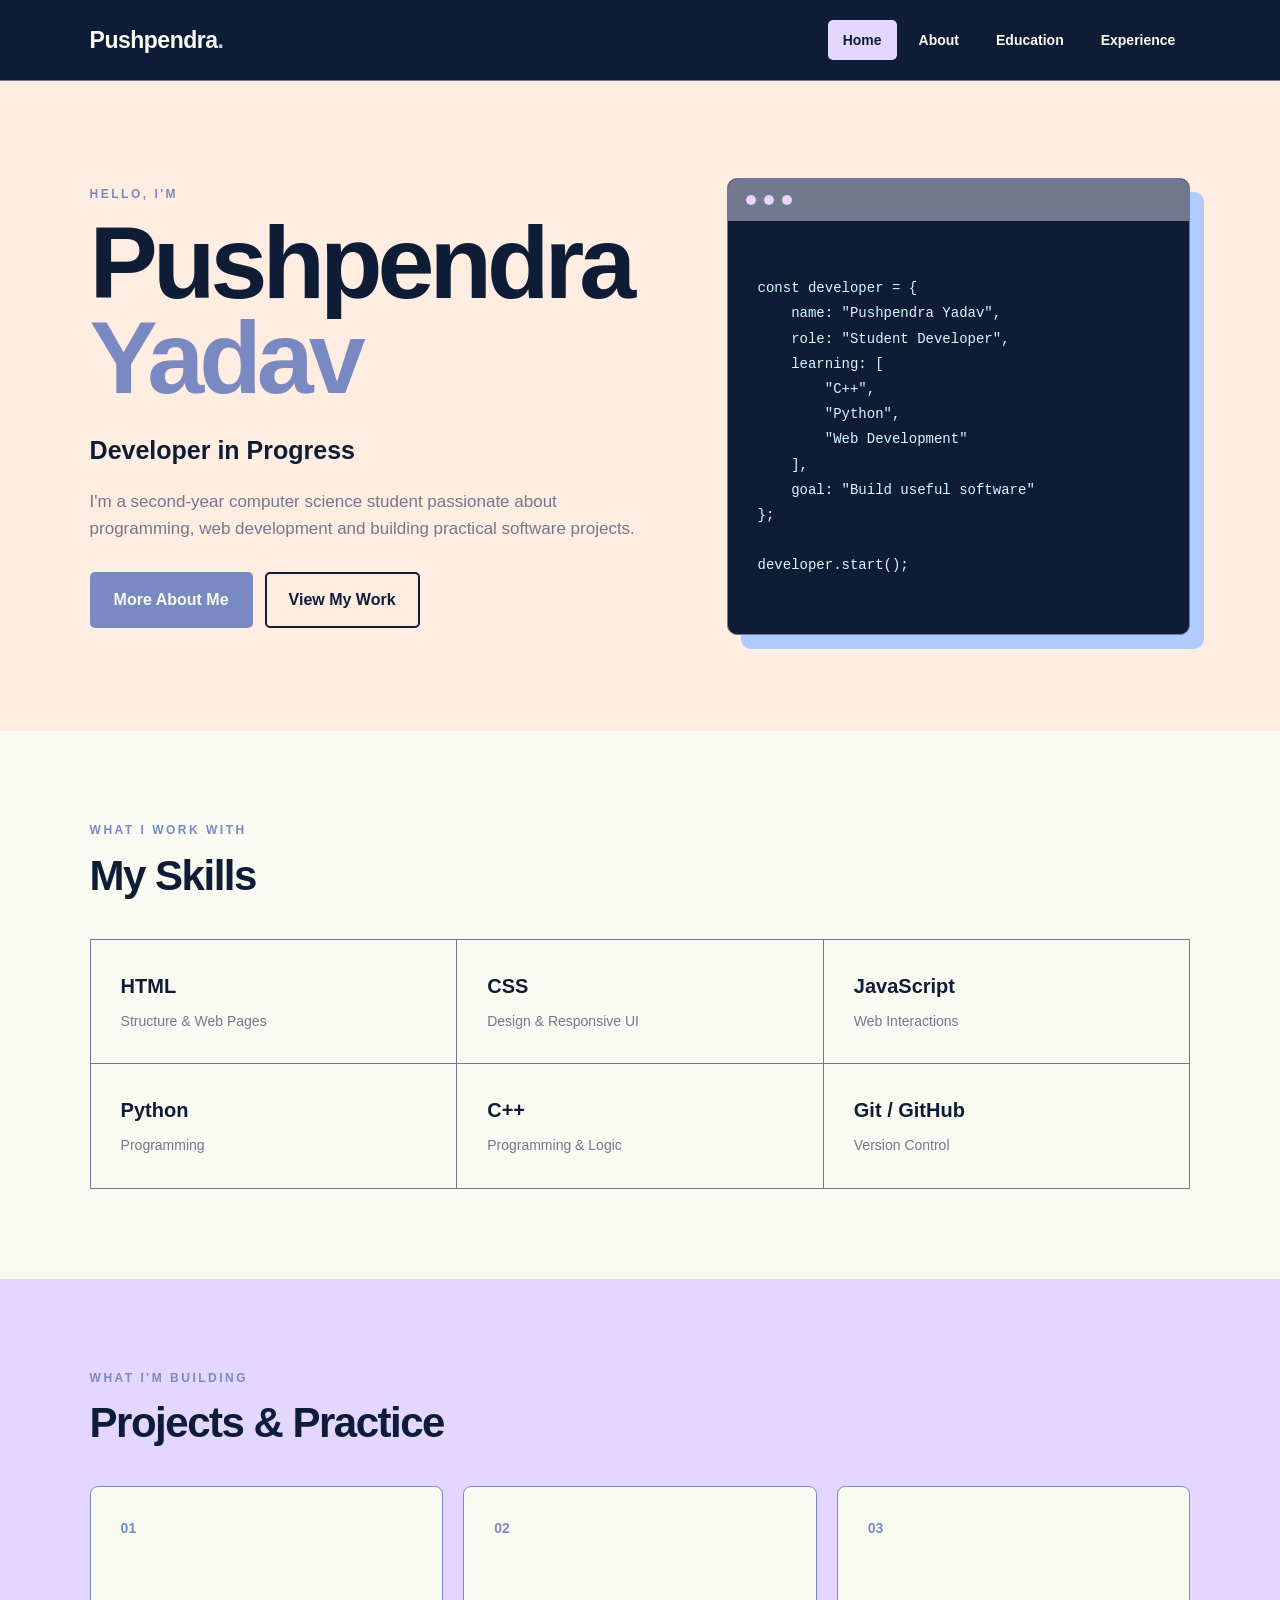
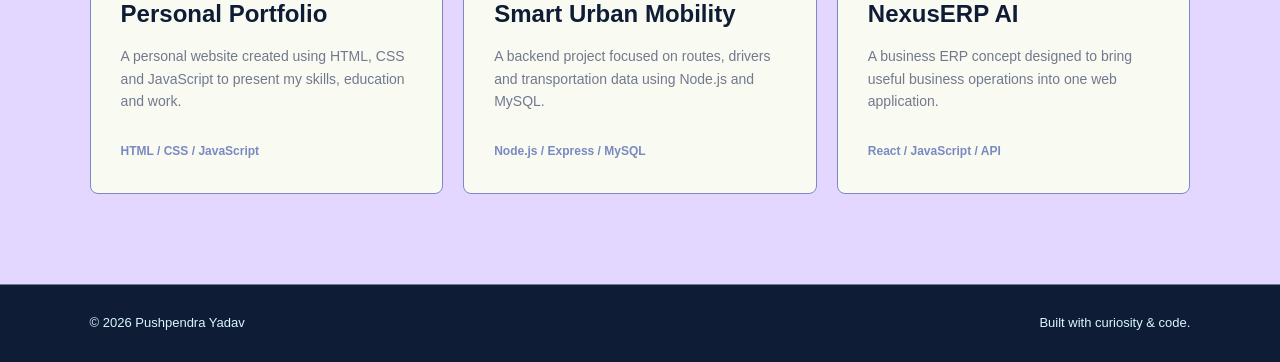
<file: index.html>
<!doctype html>
<html lang="en">
  <head>
    <meta charset="UTF-8" />
    <meta name="viewport" content="width=device-width, initial-scale=1.0" />

    <title>Pushpendra Yadav | Developer</title>

    <link rel="stylesheet" href="style.css" />
  </head>

  <body>
    <!-- NAVBAR -->
    <header class="navbar">
      <a href="index.html" class="logo"> Pushpendra<span>.</span> </a>

      <nav>
        <a href="index.html" class="active">Home</a>
        <a href="aboutme.html">About</a>
        <a href="education.html">Education</a>
        <a href="experience.html">Experience</a>
      </nav>
    </header>

    <!-- HERO -->
    <main>
      <section class="hero">
        <div class="hero-content">
          <p class="eyebrow">HELLO, I'M</p>

          <h1>
            Pushpendra
            <span>Yadav</span>
          </h1>

          <h2>Developer in Progress</h2>

          <p class="hero-text">
            I'm a second-year computer science student passionate about
            programming, web development and building practical software
            projects.
          </p>

          <div class="hero-buttons">
            <a href="aboutme.html" class="btn primary-btn"> More About Me </a>

            <a href="experience.html" class="btn secondary-btn">
              View My Work
            </a>
          </div>
        </div>

        <div class="hero-card">
          <div class="code-top">
            <span></span>
            <span></span>
            <span></span>
          </div>

          <pre><code>
const developer = {
    name: "Pushpendra Yadav",
    role: "Student Developer",
    learning: [
        "C++",
        "Python",
        "Web Development"
    ],
    goal: "Build useful software"
};

developer.start();
                </code></pre>
        </div>
      </section>

      <!-- SKILLS -->
      <section class="home-section">
        <div class="section-heading">
          <p class="eyebrow">WHAT I WORK WITH</p>
          <h2>My Skills</h2>
        </div>

        <div class="skills-grid">
          <div class="skill">
            <strong>HTML</strong>
            <span>Structure & Web Pages</span>
          </div>

          <div class="skill">
            <strong>CSS</strong>
            <span>Design & Responsive UI</span>
          </div>

          <div class="skill">
            <strong>JavaScript</strong>
            <span>Web Interactions</span>
          </div>

          <div class="skill">
            <strong>Python</strong>
            <span>Programming</span>
          </div>

          <div class="skill">
            <strong>C++</strong>
            <span>Programming & Logic</span>
          </div>

          <div class="skill">
            <strong>Git / GitHub</strong>
            <span>Version Control</span>
          </div>
        </div>
      </section>

      <!-- PROJECTS -->
      <section class="home-section projects-section">
        <div class="section-heading">
          <p class="eyebrow">WHAT I'M BUILDING</p>
          <h2>Projects & Practice</h2>
        </div>

        <div class="projects-grid">
          <article class="project-card">
            <div class="project-number">01</div>

            <h3>Personal Portfolio</h3>

            <p>
              A personal website created using HTML, CSS and JavaScript to
              present my skills, education and work.
            </p>

            <span>HTML / CSS / JavaScript</span>
          </article>

          <article class="project-card">
            <div class="project-number">02</div>

            <h3>Smart Urban Mobility</h3>

            <p>
              A backend project focused on routes, drivers and transportation
              data using Node.js and MySQL.
            </p>

            <span>Node.js / Express / MySQL</span>
          </article>

          <article class="project-card">
            <div class="project-number">03</div>

            <h3>NexusERP AI</h3>

            <p>
              A business ERP concept designed to bring useful business
              operations into one web application.
            </p>

            <span>React / JavaScript / API</span>
          </article>
        </div>
      </section>
    </main>

    <!-- FOOTER -->
    <footer>
      <p>© 2026 Pushpendra Yadav</p>

      <p>Built with curiosity & code.</p>
    </footer>

    <script src="script.js"></script>
  </body>
</html>
</file>
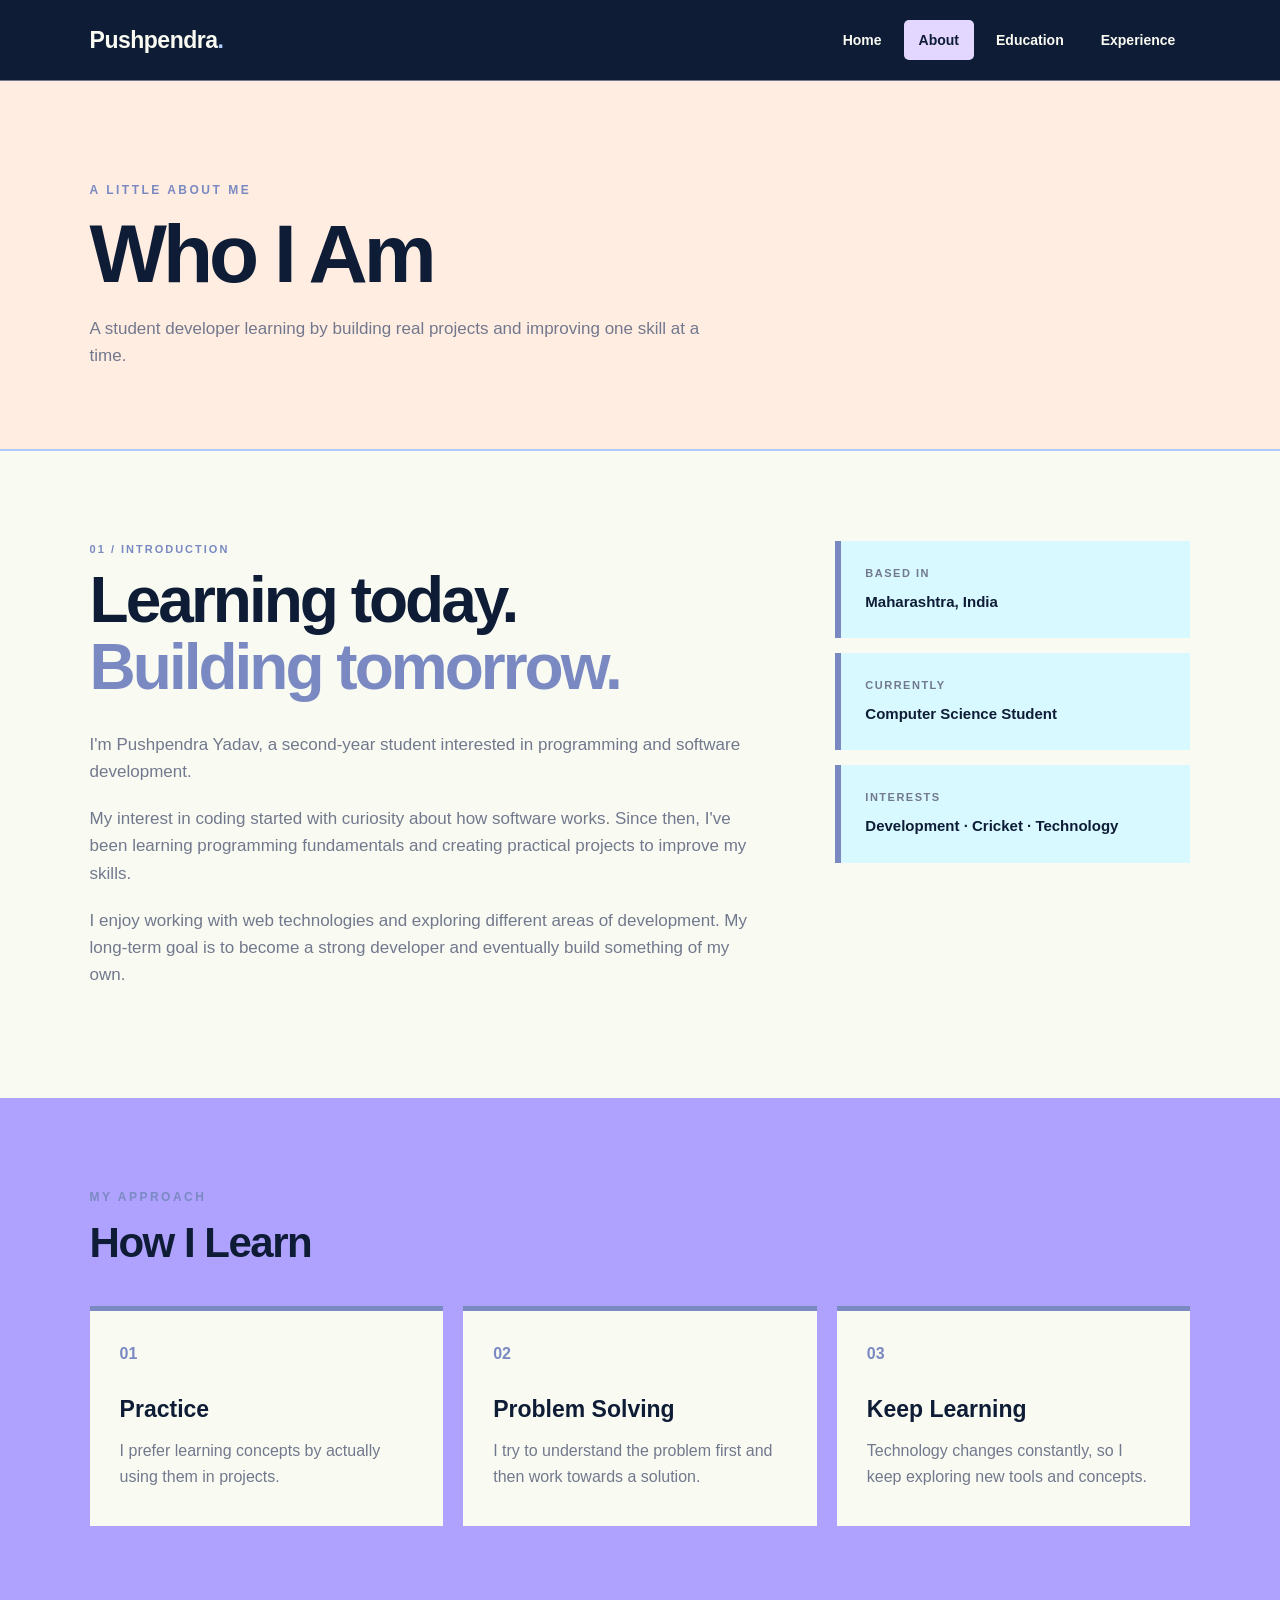
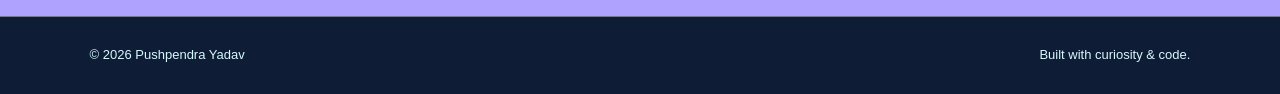
<file: aboutme.html>
<!doctype html>
<html lang="en">
  <head>
    <meta charset="UTF-8" />
    <meta name="viewport" content="width=device-width, initial-scale=1.0" />

    <title>About Me | Pushpendra Yadav</title>

    <link rel="stylesheet" href="style.css" />
  </head>

  <body>
    <!-- NAVBAR -->
    <header class="navbar">
      <a href="index.html" class="logo"> Pushpendra<span>.</span> </a>

      <nav>
        <a href="index.html">Home</a>
        <a href="aboutme.html" class="active">About</a>
        <a href="education.html">Education</a>
        <a href="experience.html">Experience</a>
      </nav>
    </header>

    <main>
      <section class="page-header">
        <p class="eyebrow">A LITTLE ABOUT ME</p>

        <h1>Who I Am</h1>

        <p>
          A student developer learning by building real projects and improving
          one skill at a time.
        </p>
      </section>

      <section class="about-layout">
        <div class="about-main">
          <p class="small-label">01 / INTRODUCTION</p>

          <h2>
            Learning today.
            <span>Building tomorrow.</span>
          </h2>

          <p>
            I'm Pushpendra Yadav, a second-year student interested in
            programming and software development.
          </p>

          <p>
            My interest in coding started with curiosity about how software
            works. Since then, I've been learning programming fundamentals and
            creating practical projects to improve my skills.
          </p>

          <p>
            I enjoy working with web technologies and exploring different areas
            of development. My long-term goal is to become a strong developer
            and eventually build something of my own.
          </p>
        </div>

        <aside class="about-side">
          <div class="info-box">
            <p>BASED IN</p>
            <strong>Maharashtra, India</strong>
          </div>

          <div class="info-box">
            <p>CURRENTLY</p>
            <strong>Computer Science Student</strong>
          </div>

          <div class="info-box">
            <p>INTERESTS</p>
            <strong>Development · Cricket · Technology</strong>
          </div>
        </aside>
      </section>

      <section class="values-section">
        <div class="section-heading">
          <p class="eyebrow">MY APPROACH</p>

          <h2>How I Learn</h2>
        </div>

        <div class="values-grid">
          <div class="value-card">
            <span>01</span>

            <h3>Practice</h3>

            <p>
              I prefer learning concepts by actually using them in projects.
            </p>
          </div>

          <div class="value-card">
            <span>02</span>

            <h3>Problem Solving</h3>

            <p>
              I try to understand the problem first and then work towards a
              solution.
            </p>
          </div>

          <div class="value-card">
            <span>03</span>

            <h3>Keep Learning</h3>

            <p>
              Technology changes constantly, so I keep exploring new tools and
              concepts.
            </p>
          </div>
        </div>
      </section>
    </main>

    <footer>
      <p>© 2026 Pushpendra Yadav</p>

      <p>Built with curiosity & code.</p>
    </footer>

    <script src="script.js"></script>
  </body>
</html>
</file>
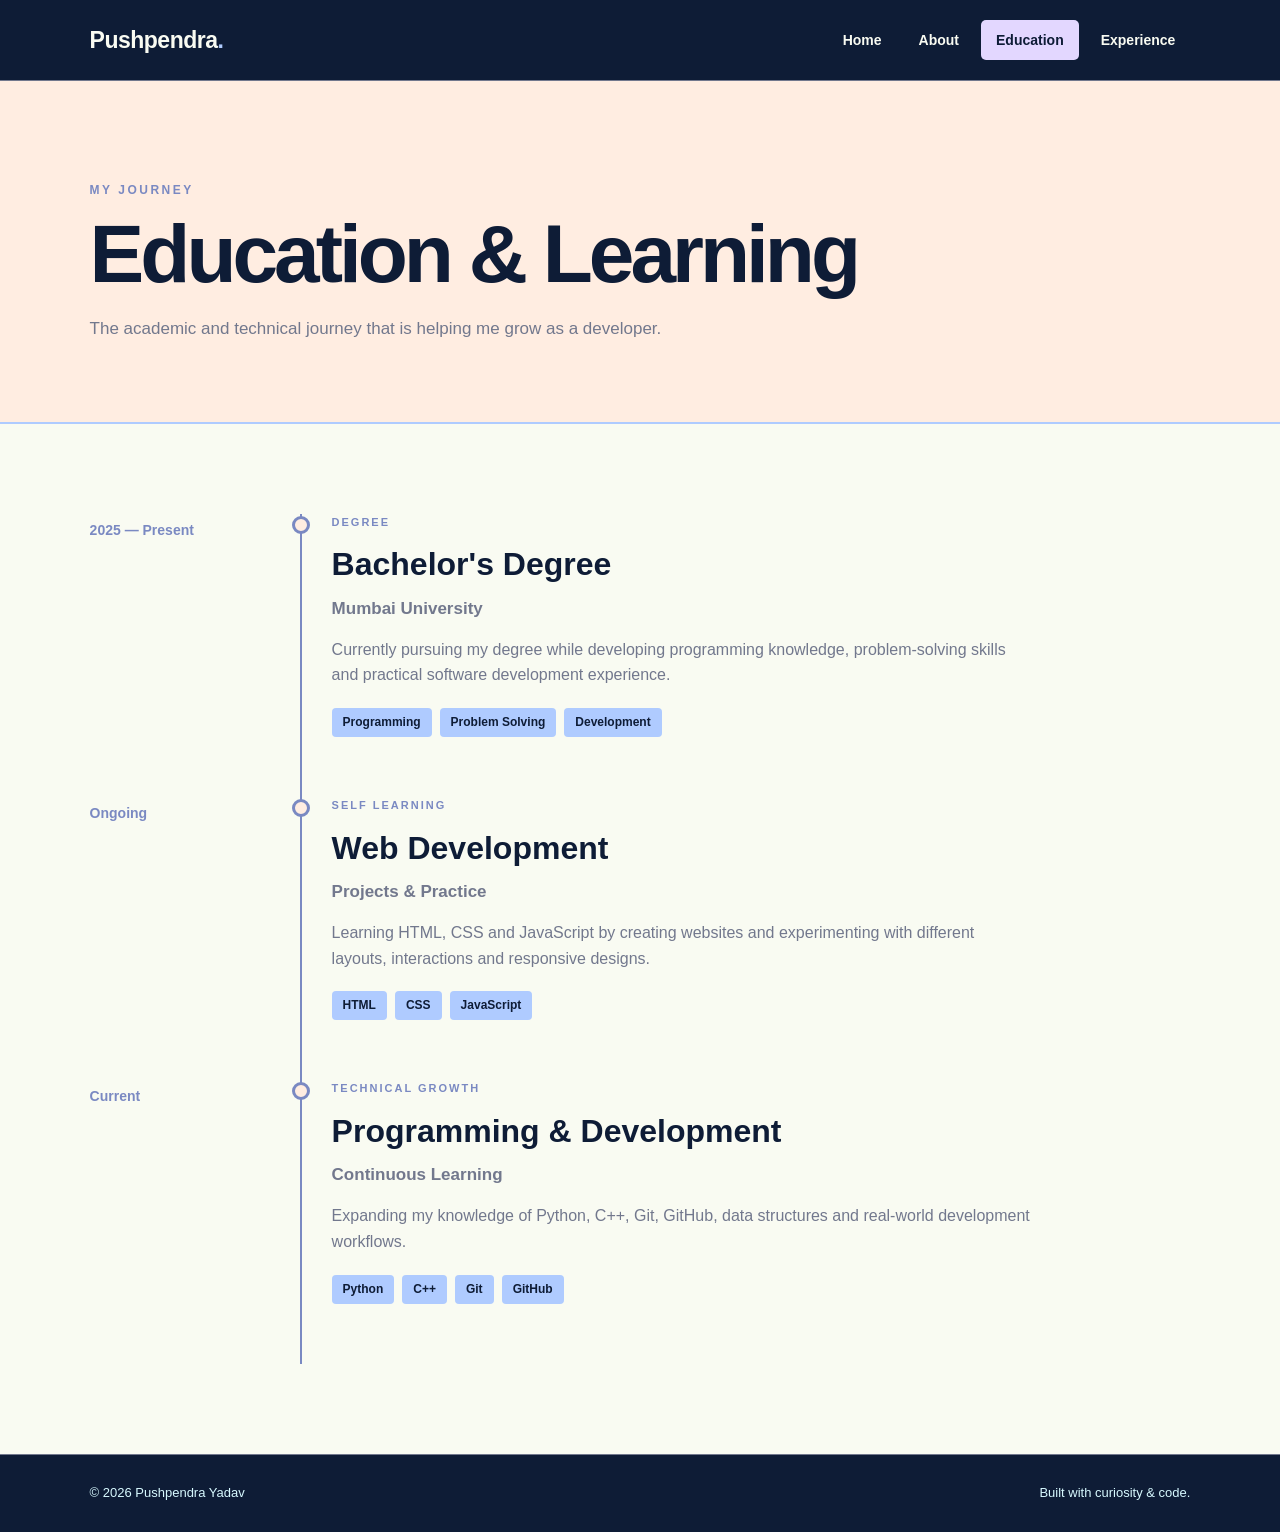
<file: education.html>
<!doctype html>
<html lang="en">
  <head>
    <meta charset="UTF-8" />
    <meta name="viewport" content="width=device-width, initial-scale=1.0" />

    <title>Education | Pushpendra Yadav</title>

    <link rel="stylesheet" href="style.css" />
  </head>

  <body>
    <!-- NAVBAR -->
    <header class="navbar">
      <a href="index.html" class="logo"> Pushpendra<span>.</span> </a>

      <nav>
        <a href="index.html">Home</a>
        <a href="aboutme.html">About</a>
        <a href="education.html" class="active">Education</a>
        <a href="experience.html">Experience</a>
      </nav>
    </header>

    <main>
      <section class="page-header">
        <p class="eyebrow">MY JOURNEY</p>

        <h1>Education & Learning</h1>

        <p>
          The academic and technical journey that is helping me grow as a
          developer.
        </p>
      </section>

      <section class="timeline">
        <article class="timeline-item">
          <div class="timeline-date">2025 — Present</div>

          <div class="timeline-line"></div>

          <div class="timeline-content">
            <p class="small-label">DEGREE</p>

            <h2>Bachelor's Degree</h2>

            <h3>Mumbai University</h3>

            <p>
              Currently pursuing my degree while developing programming
              knowledge, problem-solving skills and practical software
              development experience.
            </p>

            <div class="tag-list">
              <span>Programming</span>
              <span>Problem Solving</span>
              <span>Development</span>
            </div>
          </div>
        </article>

        <article class="timeline-item">
          <div class="timeline-date">Ongoing</div>

          <div class="timeline-line"></div>

          <div class="timeline-content">
            <p class="small-label">SELF LEARNING</p>

            <h2>Web Development</h2>

            <h3>Projects & Practice</h3>

            <p>
              Learning HTML, CSS and JavaScript by creating websites and
              experimenting with different layouts, interactions and responsive
              designs.
            </p>

            <div class="tag-list">
              <span>HTML</span>
              <span>CSS</span>
              <span>JavaScript</span>
            </div>
          </div>
        </article>

        <article class="timeline-item">
          <div class="timeline-date">Current</div>

          <div class="timeline-line"></div>

          <div class="timeline-content">
            <p class="small-label">TECHNICAL GROWTH</p>

            <h2>Programming & Development</h2>

            <h3>Continuous Learning</h3>

            <p>
              Expanding my knowledge of Python, C++, Git, GitHub, data
              structures and real-world development workflows.
            </p>

            <div class="tag-list">
              <span>Python</span>
              <span>C++</span>
              <span>Git</span>
              <span>GitHub</span>
            </div>
          </div>
        </article>
      </section>
    </main>

    <footer>
      <p>© 2026 Pushpendra Yadav</p>

      <p>Built with curiosity & code.</p>
    </footer>

    <script src="script.js"></script>
  </body>
</html>
</file>
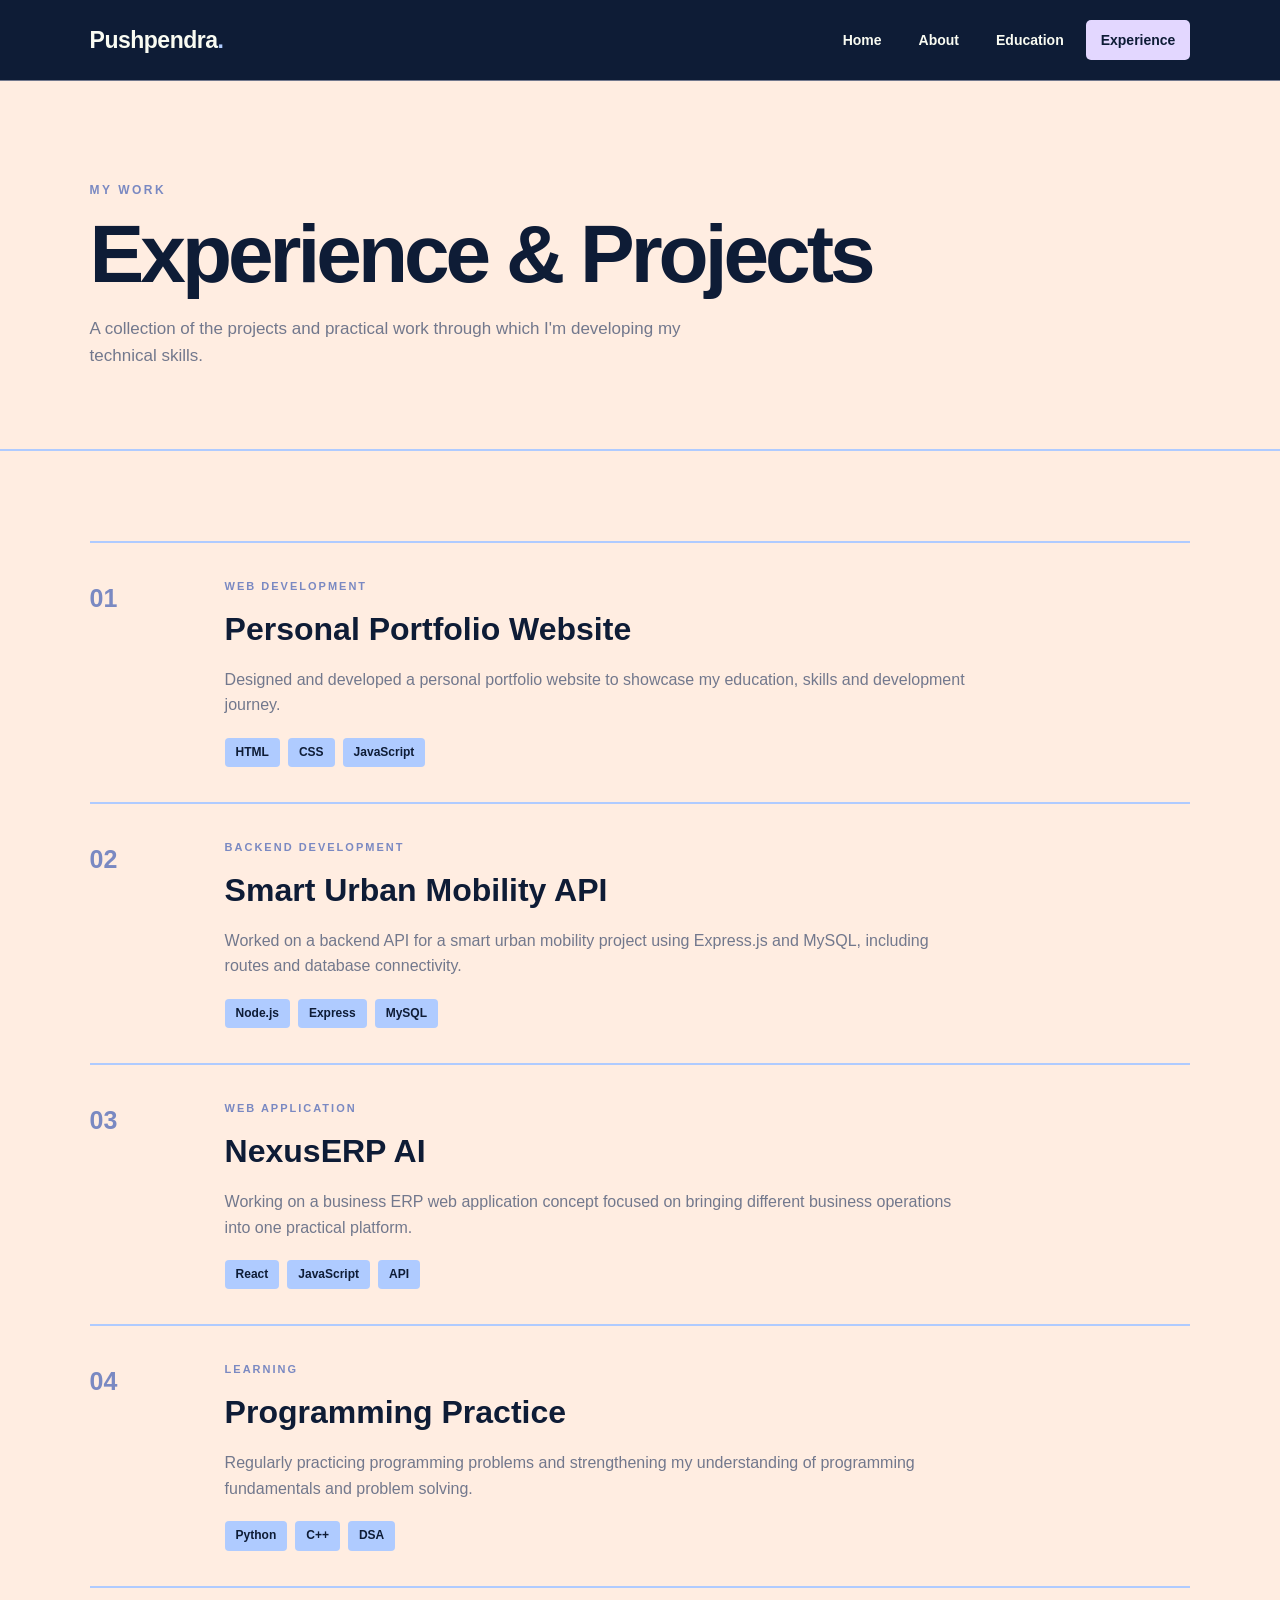
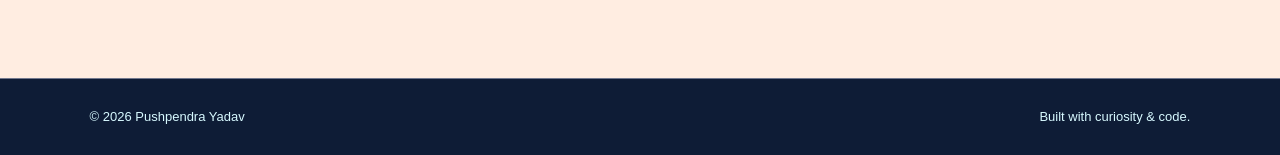
<file: experience.html>
<!doctype html>
<html lang="en">
  <head>
    <meta charset="UTF-8" />
    <meta name="viewport" content="width=device-width, initial-scale=1.0" />

    <title>Experience | Pushpendra Yadav</title>

    <link rel="stylesheet" href="style.css" />
  </head>

  <body>
    <!-- NAVBAR -->
    <header class="navbar">
      <a href="index.html" class="logo"> Pushpendra<span>.</span> </a>

      <nav>
        <a href="index.html">Home</a>
        <a href="aboutme.html">About</a>
        <a href="education.html">Education</a>
        <a href="experience.html" class="active">Experience</a>
      </nav>
    </header>

    <main>
      <section class="page-header">
        <p class="eyebrow">MY WORK</p>

        <h1>Experience & Projects</h1>

        <p>
          A collection of the projects and practical work through which I'm
          developing my technical skills.
        </p>
      </section>

      <section class="experience-list">
        <article class="experience-card">
          <div class="experience-number">01</div>

          <div class="experience-content">
            <p class="small-label">WEB DEVELOPMENT</p>

            <h2>Personal Portfolio Website</h2>

            <p>
              Designed and developed a personal portfolio website to showcase my
              education, skills and development journey.
            </p>

            <div class="tag-list">
              <span>HTML</span>
              <span>CSS</span>
              <span>JavaScript</span>
            </div>
          </div>
        </article>

        <article class="experience-card">
          <div class="experience-number">02</div>

          <div class="experience-content">
            <p class="small-label">BACKEND DEVELOPMENT</p>

            <h2>Smart Urban Mobility API</h2>

            <p>
              Worked on a backend API for a smart urban mobility project using
              Express.js and MySQL, including routes and database connectivity.
            </p>

            <div class="tag-list">
              <span>Node.js</span>
              <span>Express</span>
              <span>MySQL</span>
            </div>
          </div>
        </article>

        <article class="experience-card">
          <div class="experience-number">03</div>

          <div class="experience-content">
            <p class="small-label">WEB APPLICATION</p>

            <h2>NexusERP AI</h2>

            <p>
              Working on a business ERP web application concept focused on
              bringing different business operations into one practical
              platform.
            </p>

            <div class="tag-list">
              <span>React</span>
              <span>JavaScript</span>
              <span>API</span>
            </div>
          </div>
        </article>

        <article class="experience-card">
          <div class="experience-number">04</div>

          <div class="experience-content">
            <p class="small-label">LEARNING</p>

            <h2>Programming Practice</h2>

            <p>
              Regularly practicing programming problems and strengthening my
              understanding of programming fundamentals and problem solving.
            </p>

            <div class="tag-list">
              <span>Python</span>
              <span>C++</span>
              <span>DSA</span>
            </div>
          </div>
        </article>
      </section>
    </main>

    <footer>
      <p>© 2026 Pushpendra Yadav</p>

      <p>Built with curiosity & code.</p>
    </footer>

    <script src="script.js"></script>
  </body>
</html>
</file>
<file: style.css>
/* =====================================================
   PUSHENDRA YADAV PORTFOLIO
   REDESIGNED USING YOUR COLOR PALETTE ONLY
   ===================================================== */

:root {
    --periwinkle: #E3D7FF;
    --soft-periwinkle: #AFA2FF;
    --glaucous: #7A89C2;
    --slate-grey: #72788D;
    --ebony: #636B61;

    --linen: #FFEDE1;
    --ivory: #F9FBF2;
    --light-cyan: #D7F9FF;
    --baby-blue: #AFCBFF;
    --prussian-blue: #0E1C36;
}


/* =====================================================
   RESET
   ===================================================== */

* {
    margin: 0;
    padding: 0;
    box-sizing: border-box;
}

html {
    scroll-behavior: smooth;
}

body {
    min-height: 100vh;

    font-family:
        Inter,
        Arial,
        Helvetica,
        sans-serif;

    color: var(--prussian-blue);

    background: var(--ivory);

    line-height: 1.6;
}

main {
    overflow: hidden;
}

a {
    transition: 0.25s ease;
}


/* =====================================================
   NAVBAR
   ===================================================== */

.navbar {
    width: 100%;

    padding: 20px 7%;

    display: flex;
    align-items: center;
    justify-content: space-between;

    background: var(--prussian-blue);

    position: sticky;
    top: 0;

    z-index: 1000;

    border-bottom: 1px solid var(--slate-grey);
}

.logo {
    color: var(--ivory);

    text-decoration: none;

    font-size: 23px;
    font-weight: 800;

    letter-spacing: -0.5px;
}

.logo span {
    color: var(--baby-blue);
}

.navbar nav {
    display: flex;

    align-items: center;

    gap: 7px;
}

.navbar nav a {
    color: var(--ivory);

    text-decoration: none;

    padding: 9px 15px;

    font-size: 14px;
    font-weight: 600;

    border-radius: 5px;

    transition: 0.25s ease;
}

.navbar nav a:hover {
    color: var(--prussian-blue);

    background: var(--baby-blue);
}

.navbar nav a.active {
    color: var(--prussian-blue);

    background: var(--periwinkle);
}


/* =====================================================
   COMMON TEXT
   ===================================================== */

.eyebrow {
    color: var(--glaucous);

    font-size: 12px;
    font-weight: 800;

    letter-spacing: 2.5px;

    margin-bottom: 12px;
}

.small-label {
    color: var(--glaucous);

    font-size: 11px;
    font-weight: 800;

    letter-spacing: 2px;

    margin-bottom: 8px;
}


/* =====================================================
   HERO
   ===================================================== */

.hero {
    min-height: 650px;

    padding: 90px 7%;

    display: grid;

    grid-template-columns: 1.1fr 0.9fr;

    gap: 70px;

    align-items: center;

    background: var(--linen);
}

.hero-content {
    max-width: 760px;
}

.hero-content h1 {
    font-size: clamp(55px, 8vw, 105px);

    line-height: 0.92;

    letter-spacing: -5px;

    color: var(--prussian-blue);

    margin-bottom: 25px;
}

.hero-content h1 span {
    display: block;

    color: var(--glaucous);
}

.hero-content h2 {
    font-size: 25px;

    color: var(--prussian-blue);

    margin-bottom: 18px;
}

.hero-text {
    max-width: 620px;

    font-size: 17px;

    color: var(--slate-grey);

    margin-bottom: 30px;
}


/* =====================================================
   HERO BUTTONS
   ===================================================== */

.hero-buttons {
    display: flex;

    gap: 12px;

    flex-wrap: wrap;
}

.btn {
    display: inline-block;

    text-decoration: none;

    padding: 13px 22px;

    font-weight: 700;

    border-radius: 5px;

    transition: 0.25s ease;
}

.primary-btn {
    background: var(--glaucous);

    color: var(--ivory);

    border: 2px solid var(--glaucous);
}

.primary-btn:hover {
    background: var(--soft-periwinkle);

    border-color: var(--soft-periwinkle);

    color: var(--prussian-blue);

    transform: translateY(-2px);
}

.secondary-btn {
    border: 2px solid var(--prussian-blue);

    color: var(--prussian-blue);

    background: var(--linen);
}

.secondary-btn:hover {
    background: var(--prussian-blue);

    color: var(--ivory);

    transform: translateY(-2px);
}


/* =====================================================
   CODE CARD
   ===================================================== */

.hero-card {
    background: var(--prussian-blue);

    padding: 0;

    border-radius: 10px;

    overflow: hidden;

    border: 1px solid var(--slate-grey);

    box-shadow:
        14px 14px 0 var(--baby-blue);
}

.code-top {
    height: 42px;

    display: flex;

    align-items: center;

    gap: 8px;

    padding-left: 18px;

    background: var(--slate-grey);
}

.code-top span {
    width: 10px;
    height: 10px;

    border-radius: 50%;

    background: var(--periwinkle);
}

.hero-card pre {
    padding: 30px;

    overflow-x: auto;

    color: var(--light-cyan);

    font-size: 14px;

    line-height: 1.8;
}


/* =====================================================
   HOME SECTIONS
   ===================================================== */

.home-section {
    padding: 90px 7%;

    background: var(--ivory);
}

.section-heading {
    margin-bottom: 40px;
}

.section-heading h2 {
    font-size: 42px;

    line-height: 1.1;

    color: var(--prussian-blue);

    letter-spacing: -1.5px;
}


/* =====================================================
   SKILLS
   ===================================================== */

.skills-grid {
    display: grid;

    grid-template-columns:
        repeat(3, 1fr);

    gap: 1px;

    background: var(--slate-grey);

    border: 1px solid var(--slate-grey);
}

.skill {
    padding: 30px;

    background: var(--ivory);

    transition: 0.25s ease;
}

.skill:hover {
    background: var(--light-cyan);

    transform: translateY(-3px);
}

.skill strong {
    display: block;

    font-size: 20px;

    margin-bottom: 6px;

    color: var(--prussian-blue);
}

.skill span {
    color: var(--slate-grey);

    font-size: 14px;
}


/* =====================================================
   PROJECTS
   ===================================================== */

.projects-section {
    background: var(--periwinkle);

    padding: 90px 7%;
}

.projects-grid {
    display: grid;

    grid-template-columns:
        repeat(3, 1fr);

    gap: 20px;
}

.project-card {
    min-height: 300px;

    padding: 30px;

    background: var(--ivory);

    border: 1px solid var(--glaucous);

    border-radius: 8px;

    transition: 0.25s ease;
}

.project-card:hover {
    background: var(--light-cyan);

    transform: translateY(-5px);

    border-color: var(--soft-periwinkle);
}

.project-number {
    font-size: 14px;

    font-weight: 800;

    color: var(--glaucous);

    margin-bottom: 55px;
}

.project-card h3 {
    font-size: 24px;

    color: var(--prussian-blue);

    margin-bottom: 12px;
}

.project-card p {
    font-size: 14px;

    color: var(--slate-grey);

    margin-bottom: 25px;
}

.project-card > span {
    font-size: 12px;

    font-weight: 700;

    color: var(--glaucous);
}


/* =====================================================
   PAGE HEADER
   ===================================================== */

.page-header {
    padding: 100px 7% 80px;

    background: var(--linen);

    border-bottom: 2px solid var(--baby-blue);
}

.page-header h1 {
    font-size: clamp(48px, 7vw, 82px);

    line-height: 1;

    letter-spacing: -4px;

    margin-bottom: 20px;

    color: var(--prussian-blue);
}

.page-header > p:last-child {
    max-width: 650px;

    font-size: 17px;

    color: var(--slate-grey);
}


/* =====================================================
   ABOUT
   ===================================================== */

.about-layout {
    padding: 90px 7%;

    display: grid;

    grid-template-columns: 1.5fr 0.8fr;

    gap: 80px;

    background: var(--ivory);
}

.about-main h2 {
    font-size: clamp(38px, 5vw, 64px);

    line-height: 1.05;

    letter-spacing: -3px;

    margin-bottom: 30px;

    color: var(--prussian-blue);
}

.about-main h2 span {
    color: var(--glaucous);
}

.about-main p:not(.small-label) {
    max-width: 720px;

    margin-bottom: 20px;

    font-size: 17px;

    color: var(--slate-grey);
}

.about-side {
    display: flex;

    flex-direction: column;

    gap: 15px;
}

.info-box {
    padding: 24px;

    background: var(--light-cyan);

    border-left: 6px solid var(--glaucous);

    transition: 0.25s ease;
}

.info-box:hover {
    background: var(--baby-blue);
}

.info-box p {
    font-size: 11px;

    font-weight: 800;

    letter-spacing: 1.5px;

    margin-bottom: 6px;

    color: var(--slate-grey);
}

.info-box strong {
    font-size: 15px;

    color: var(--prussian-blue);
}


/* =====================================================
   VALUES
   ===================================================== */

.values-section {
    padding: 90px 7%;

    background: var(--soft-periwinkle);
}

.values-grid {
    display: grid;

    grid-template-columns:
        repeat(3, 1fr);

    gap: 20px;
}

.value-card {
    padding: 30px;

    background: var(--ivory);

    min-height: 220px;

    border-top: 5px solid var(--glaucous);

    transition: 0.25s ease;
}

.value-card:hover {
    background: var(--light-cyan);

    transform: translateY(-5px);
}

.value-card span {
    color: var(--glaucous);

    font-weight: 800;
}

.value-card h3 {
    margin: 25px 0 10px;

    font-size: 23px;

    color: var(--prussian-blue);
}

.value-card p {
    color: var(--slate-grey);
}


/* =====================================================
   EDUCATION TIMELINE
   ===================================================== */

.timeline {
    padding: 90px 7%;

    background: var(--ivory);
}

.timeline-item {
    display: grid;

    grid-template-columns: 180px 2px 1fr;

    gap: 30px;

    min-height: 250px;
}

.timeline-date {
    font-size: 14px;

    font-weight: 800;

    color: var(--glaucous);

    padding-top: 5px;
}

.timeline-line {
    width: 2px;

    background: var(--glaucous);

    position: relative;
}

.timeline-line::before {
    content: "";

    position: absolute;

    width: 12px;
    height: 12px;

    background: var(--linen);

    border: 3px solid var(--glaucous);

    border-radius: 50%;

    left: 50%;
    top: 2px;

    transform: translateX(-50%);
}

.timeline-content {
    padding: 0 0 60px;
}

.timeline-content h2 {
    font-size: 32px;

    margin-bottom: 4px;

    color: var(--prussian-blue);
}

.timeline-content h3 {
    font-size: 17px;

    color: var(--slate-grey);

    margin-bottom: 15px;
}

.timeline-content > p:not(.small-label) {
    max-width: 700px;

    margin-bottom: 20px;

    color: var(--slate-grey);
}


/* =====================================================
   TAGS
   ===================================================== */

.tag-list {
    display: flex;

    gap: 8px;

    flex-wrap: wrap;
}

.tag-list span {
    padding: 5px 11px;

    background: var(--baby-blue);

    color: var(--prussian-blue);

    font-size: 12px;

    font-weight: 700;

    border-radius: 4px;
}


/* =====================================================
   EXPERIENCE
   ===================================================== */

.experience-list {
    padding: 90px 7%;

    background: var(--linen);
}

.experience-card {
    display: grid;

    grid-template-columns: 100px 1fr;

    gap: 35px;

    padding: 35px 0;

    border-bottom: 2px solid var(--baby-blue);

    transition: 0.25s ease;
}

.experience-card:first-child {
    border-top: 2px solid var(--baby-blue);
}

.experience-card:hover {
    padding-left: 15px;

    background: var(--light-cyan);
}

.experience-number {
    font-size: 25px;

    font-weight: 800;

    color: var(--glaucous);
}

.experience-content h2 {
    font-size: 32px;

    margin-bottom: 12px;

    color: var(--prussian-blue);
}

.experience-content > p:not(.small-label) {
    max-width: 750px;

    margin-bottom: 20px;

    color: var(--slate-grey);
}


/* =====================================================
   FOOTER
   ===================================================== */

footer {
    padding: 28px 7%;

    background: var(--prussian-blue);

    color: var(--light-cyan);

    display: flex;

    justify-content: space-between;

    gap: 20px;

    font-size: 13px;

    border-top: 1px solid var(--slate-grey);
}


/* =====================================================
   RESPONSIVE - TABLET
   ===================================================== */

@media (max-width: 900px) {

    .hero {
        grid-template-columns: 1fr;

        padding-top: 70px;
    }

    .hero-card {
        max-width: 700px;
    }

    .skills-grid,
    .projects-grid,
    .values-grid {
        grid-template-columns: 1fr 1fr;
    }

    .about-layout {
        grid-template-columns: 1fr;
    }

}


/* =====================================================
   RESPONSIVE - MOBILE
   ===================================================== */

@media (max-width: 650px) {

    .navbar {
        padding: 18px 5%;

        flex-direction: column;

        gap: 15px;
    }

    .navbar nav {
        width: 100%;

        justify-content: center;

        flex-wrap: wrap;
    }

    .navbar nav a {
        font-size: 12px;

        padding: 7px 9px;
    }

    .hero {
        padding: 70px 5%;

        min-height: auto;
    }

    .hero-content h1 {
        font-size: 58px;

        letter-spacing: -3px;
    }

    .hero-card {
        box-shadow:
            10px 10px 0 var(--baby-blue);
    }

    .skills-grid,
    .projects-grid,
    .values-grid {
        grid-template-columns: 1fr;
    }

    .home-section,
    .values-section,
    .timeline,
    .experience-list,
    .projects-section {
        padding: 65px 5%;
    }

    .page-header {
        padding: 70px 5% 60px;
    }

    .page-header h1 {
        font-size: 50px;

        letter-spacing: -2px;
    }

    .section-heading h2 {
        font-size: 36px;
    }

    .timeline-item {
        grid-template-columns: 1fr;

        gap: 10px;
    }

    .timeline-line {
        display: none;
    }

    .timeline-content {
        padding-bottom: 45px;
    }

    .experience-card {
        grid-template-columns: 50px 1fr;

        gap: 15px;
    }

    .experience-content h2 {
        font-size: 25px;
    }

    footer {
        flex-direction: column;

        padding: 25px 5%;
    }

}
</file>
